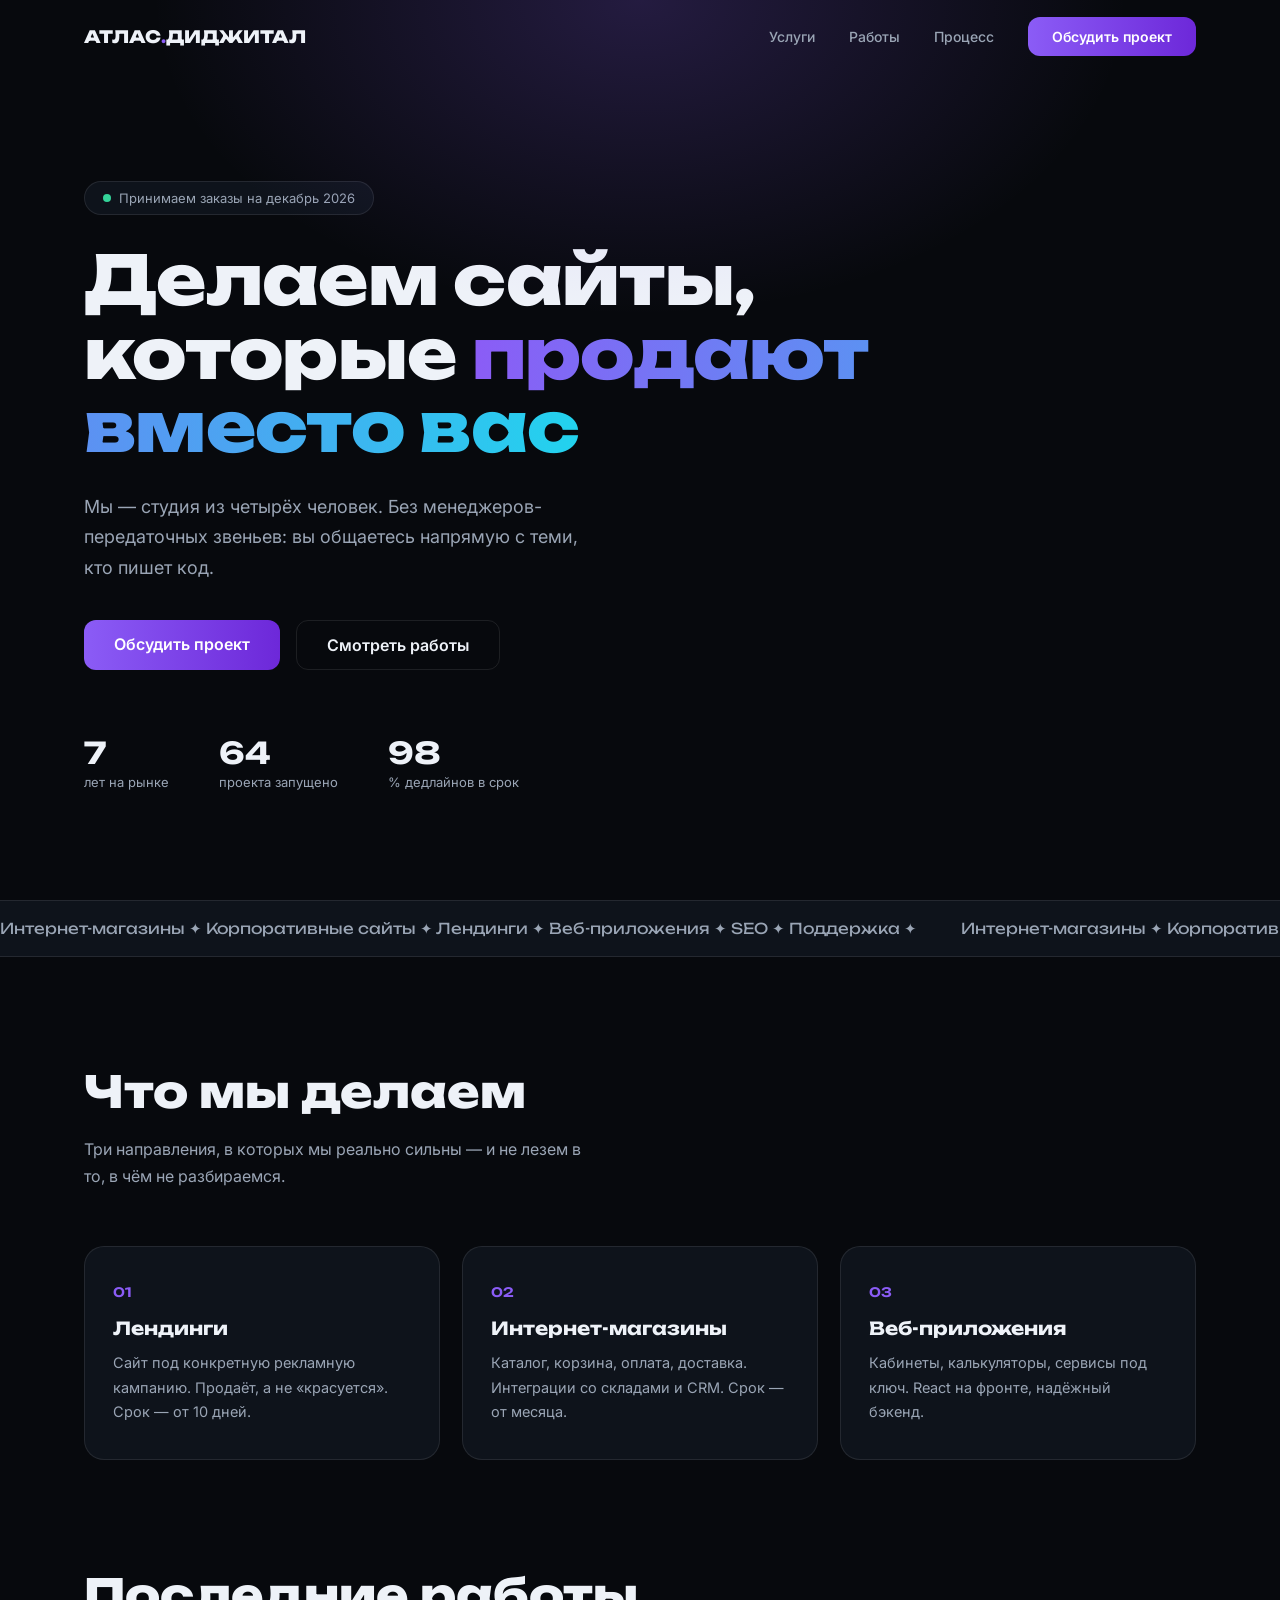
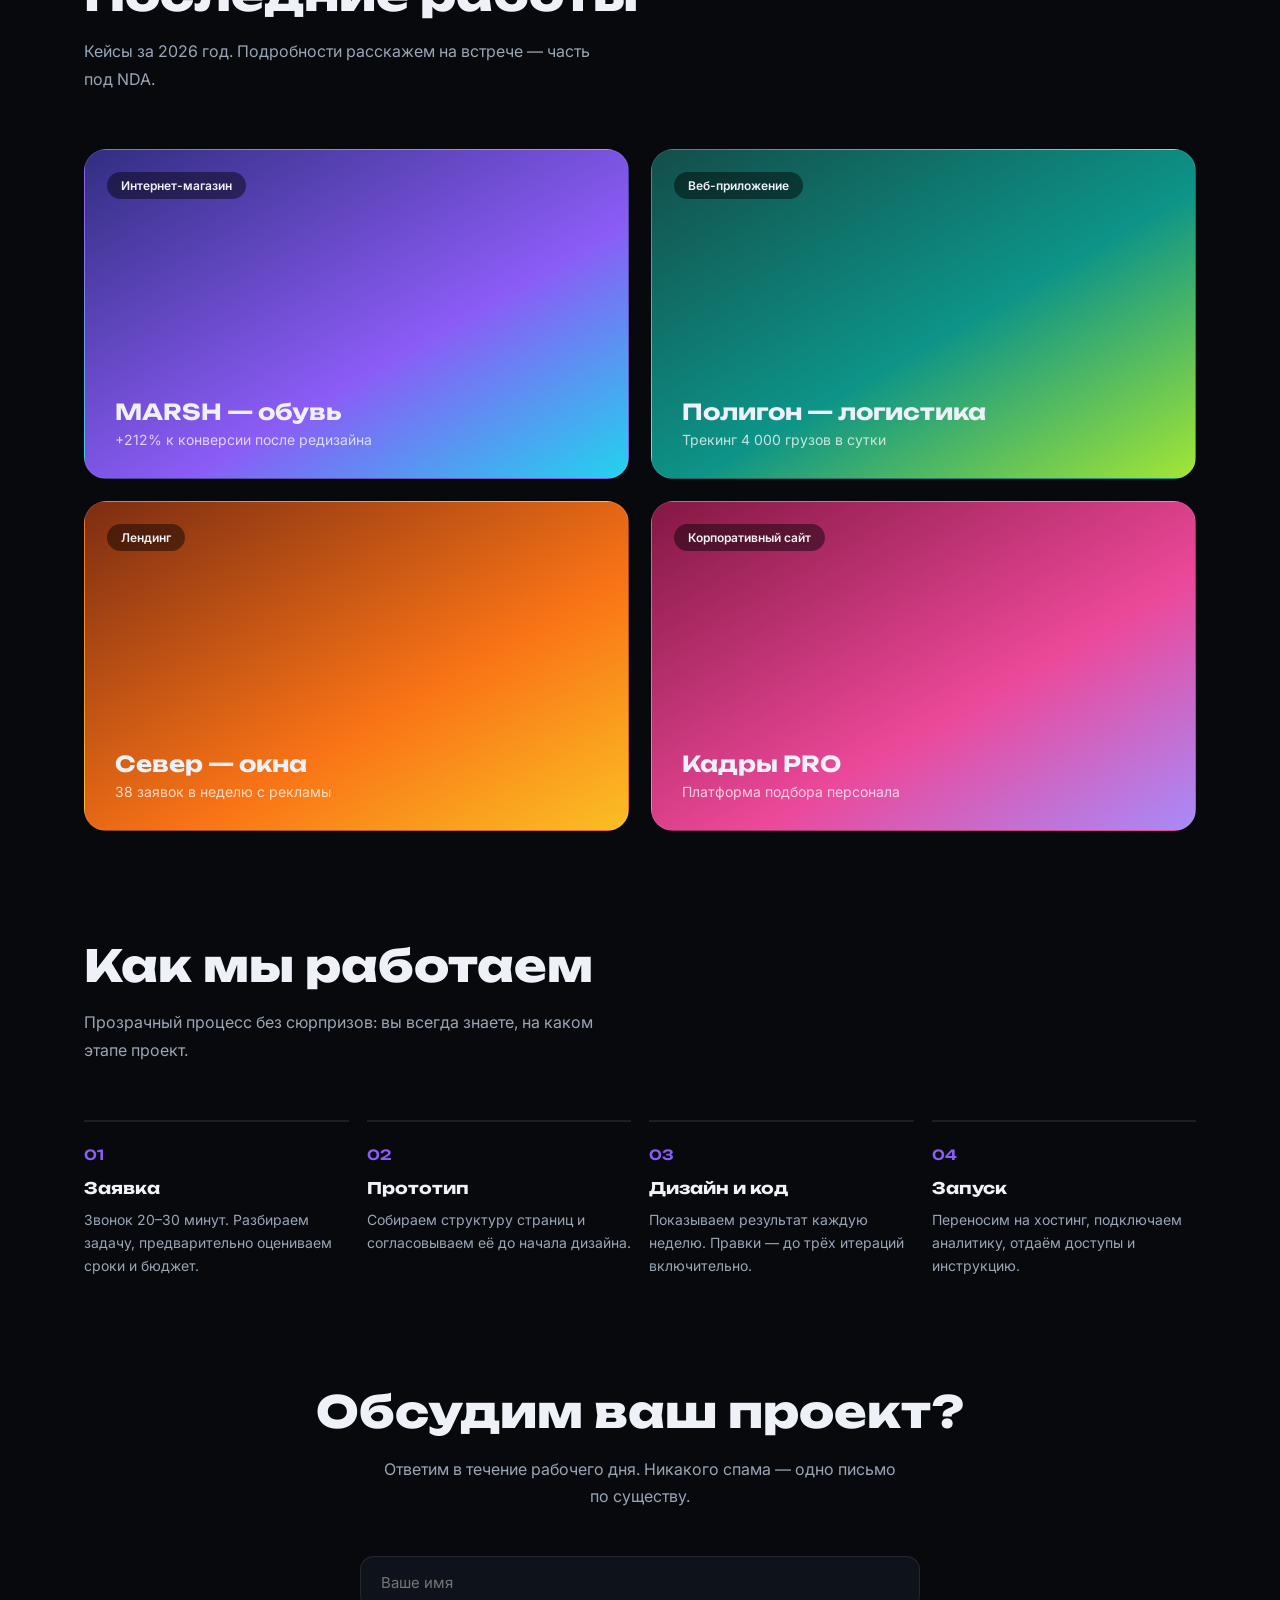
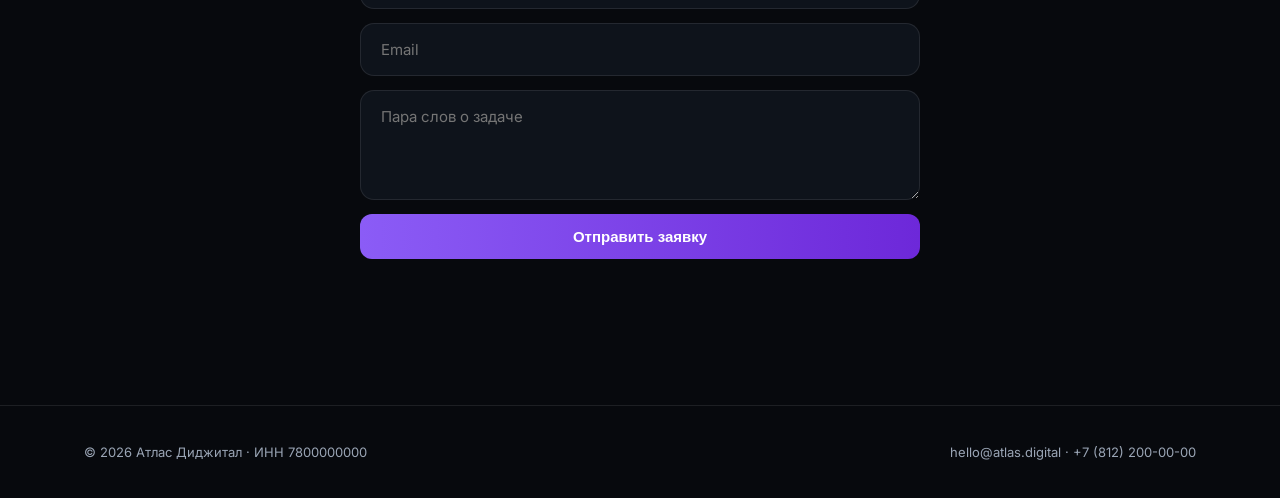
<file: KimiFreeWebSite/projects/landing.html>
<!DOCTYPE html>
<html lang="ru">
<head>
<meta charset="UTF-8">
<meta name="viewport" content="width=device-width, initial-scale=1.0">
<title>Атлас Диджитал — студия веб-разработки</title>
<link href="https://fonts.googleapis.com/css2?family=Unbounded:wght@400;600;800&family=Inter:wght@400;500;600&display=swap" rel="stylesheet">
<style>
:root{
  --bg:#07090d; --card:#0e131b; --line:rgba(255,255,255,.09);
  --txt:#eef2f8; --mut:#9aa5b5; --vio:#8b5cf6; --cy:#22d3ee;
}
*{margin:0;padding:0;box-sizing:border-box}
html{scroll-behavior:smooth}
body{font-family:'Inter',sans-serif;background:var(--bg);color:var(--txt);overflow-x:hidden}
h1,h2,.disp{font-family:'Unbounded',sans-serif}
.wrap{max-width:1160px;margin:0 auto;padding:0 24px}
.grad{background:linear-gradient(90deg,var(--vio),var(--cy));-webkit-background-clip:text;background-clip:text;color:transparent}

header{position:fixed;top:0;left:0;right:0;z-index:50;transition:.3s}
header.scrolled{background:rgba(7,9,13,.82);backdrop-filter:blur(14px);border-bottom:1px solid var(--line)}
.nav{display:flex;justify-content:space-between;align-items:center;height:72px}
.logo{font-family:'Unbounded';font-weight:800;font-size:17px;text-decoration:none;color:var(--txt)}
.logo b{color:var(--vio)}
nav a{color:var(--mut);text-decoration:none;margin-left:30px;font-size:14px;font-weight:500;transition:.2s}
nav a:hover{color:var(--txt)}
.cta{background:linear-gradient(90deg,var(--vio),#6d28d9);color:#fff;padding:11px 24px;border-radius:12px;font-weight:600;margin-left:30px;text-decoration:none;transition:.25s;display:inline-block}
.cta:hover{transform:translateY(-2px);box-shadow:0 10px 30px rgba(139,92,246,.4)}

.hero{min-height:100vh;display:flex;flex-direction:column;justify-content:center;position:relative;padding-top:72px}
.hero::before{content:'';position:absolute;inset:0;
  background:radial-gradient(ellipse 60% 50% at 50% 0%, rgba(139,92,246,.22), transparent 70%);pointer-events:none}
.hero .badge{display:inline-flex;gap:8px;align-items:center;border:1px solid var(--line);border-radius:99px;
  padding:8px 18px;font-size:13px;color:var(--mut);width:max-content;margin-bottom:28px;background:var(--card)}
.hero .badge i{width:8px;height:8px;border-radius:50%;background:#34d399;display:inline-block;animation:pl 1.6s infinite}
@keyframes pl{50%{opacity:.3}}
.hero h1{font-size:clamp(36px,6vw,68px);line-height:1.08;font-weight:800;letter-spacing:-.01em;max-width:820px}
.hero p{color:var(--mut);font-size:18px;max-width:520px;margin:28px 0 36px;line-height:1.7}
.hero-btns{display:flex;gap:16px;flex-wrap:wrap}
.btn-ghost{border:1px solid var(--line);color:var(--txt);padding:14px 30px;border-radius:12px;text-decoration:none;font-weight:600;transition:.25s;display:inline-block}
.btn-ghost:hover{border-color:var(--vio);background:rgba(139,92,246,.1)}
.btn-solid{background:linear-gradient(90deg,var(--vio),#6d28d9);color:#fff;padding:14px 30px;border-radius:12px;text-decoration:none;font-weight:600;transition:.25s;display:inline-block}
.btn-solid:hover{transform:translateY(-2px);box-shadow:0 12px 34px rgba(139,92,246,.4)}
.stats{display:flex;gap:50px;margin-top:64px;flex-wrap:wrap}
.stats b{font-family:'Unbounded';font-size:30px;display:block}
.stats span{color:var(--mut);font-size:13px}

.marq{overflow:hidden;border-top:1px solid var(--line);border-bottom:1px solid var(--line);padding:18px 0;background:var(--card)}
.marq div{display:flex;width:max-content;animation:mv 26s linear infinite}
.marq span{font-family:'Unbounded';font-size:15px;color:var(--mut);white-space:nowrap;padding-right:44px}
@keyframes mv{to{transform:translateX(-50%)}}

section{padding:110px 0}
.h2{font-size:clamp(28px,4vw,44px);font-weight:800;line-height:1.15;margin-bottom:18px}
.sub{color:var(--mut);max-width:520px;line-height:1.7;margin-bottom:56px}

.cards{display:grid;grid-template-columns:repeat(3,1fr);gap:22px}
.card{background:var(--card);border:1px solid var(--line);border-radius:20px;padding:34px 28px;transition:.3s;position:relative;overflow:hidden}
.card::before{content:'';position:absolute;top:0;left:0;right:0;height:2px;
  background:linear-gradient(90deg,var(--vio),var(--cy));opacity:0;transition:.3s}
.card:hover{transform:translateY(-6px);border-color:rgba(139,92,246,.4)}
.card:hover::before{opacity:1}
.card .num{font-family:'Unbounded';font-size:13px;color:var(--vio);font-weight:600}
.card h3{font-family:'Unbounded';font-size:18px;margin:16px 0 12px}
.card p{color:var(--mut);font-size:14.5px;line-height:1.7}

.works{display:grid;grid-template-columns:1fr 1fr;gap:22px}
.work{border-radius:22px;overflow:hidden;border:1px solid var(--line);min-height:330px;display:flex;flex-direction:column;justify-content:flex-end;padding:30px;position:relative;transition:.3s;cursor:pointer}
.work:hover{transform:translateY(-6px)}
.work .tag{position:absolute;top:22px;left:22px;background:rgba(0,0,0,.45);backdrop-filter:blur(8px);
  padding:6px 14px;border-radius:99px;font-size:12px;font-weight:600}
.work h3{font-family:'Unbounded';font-size:22px;margin-bottom:6px}
.work p{color:rgba(255,255,255,.75);font-size:14px}
.w1{background:linear-gradient(150deg,#312e81,#8b5cf6 60%,#22d3ee)}
.w2{background:linear-gradient(150deg,#134e4a,#0d9488 55%,#a3e635)}
.w3{background:linear-gradient(150deg,#7c2d12,#f97316 60%,#fbbf24)}
.w4{background:linear-gradient(150deg,#831843,#ec4899 60%,#a78bfa)}

.steps{display:grid;grid-template-columns:repeat(4,1fr);gap:18px;counter-reset:s}
.step{border-top:2px solid var(--line);padding-top:22px;transition:.3s}
.step:hover{border-top-color:var(--vio)}
.step::before{counter-increment:s;content:'0' counter(s);font-family:'Unbounded';color:var(--vio);font-weight:600;font-size:14px}
.step h4{font-family:'Unbounded';font-size:16px;margin:14px 0 10px}
.step p{color:var(--mut);font-size:14px;line-height:1.65}

.form{max-width:560px;margin:0 auto;display:grid;gap:14px}
.form input,.form textarea{background:var(--card);border:1px solid var(--line);border-radius:14px;
  padding:16px 20px;color:var(--txt);font-family:inherit;font-size:15px;outline:none;transition:.2s;resize:vertical}
.form input:focus,.form textarea:focus{border-color:var(--vio);box-shadow:0 0 0 4px rgba(139,92,246,.12)}
#status{text-align:center;color:#34d399;font-weight:600;min-height:22px}

footer{border-top:1px solid var(--line);padding:38px 0;color:var(--mut);font-size:13px}
.foot{display:flex;justify-content:space-between;flex-wrap:wrap;gap:14px}

@media(max-width:860px){.cards,.works{grid-template-columns:1fr}.steps{grid-template-columns:1fr 1fr}nav a.navlink{display:none}}
</style>
<base target="_blank">
</head>
<body>

<header id="header">
  <div class="wrap nav">
    <a class="logo" href="#">АТЛАС<b>.</b>ДИДЖИТАЛ</a>
    <nav>
      <a class="navlink" href="#services">Услуги</a>
      <a class="navlink" href="#works">Работы</a>
      <a class="navlink" href="#process">Процесс</a>
      <a class="cta" href="#order">Обсудить проект</a>
    </nav>
  </div>
</header>

<div class="hero wrap">
  <span class="badge"><i></i> Принимаем заказы на декабрь 2026</span>
  <h1>Делаем сайты, которые <span class="grad">продают вместо вас</span></h1>
  <p>Мы — студия из четырёх человек. Без менеджеров-передаточных звеньев: вы общаетесь напрямую с теми, кто пишет код.</p>
  <div class="hero-btns">
    <a class="btn-solid" href="#order">Обсудить проект</a>
    <a class="btn-ghost" href="#works">Смотреть работы</a>
  </div>
  <div class="stats">
    <div><b data-n="7">0</b><span>лет на рынке</span></div>
    <div><b data-n="64">0</b><span>проекта запущено</span></div>
    <div><b data-n="98">0</b><span>% дедлайнов в срок</span></div>
  </div>
</div>

<div class="marq"><div>
  <span>Интернет-магазины ✦ Корпоративные сайты ✦ Лендинги ✦ Веб-приложения ✦ SEO ✦ Поддержка ✦ </span>
  <span>Интернет-магазины ✦ Корпоративные сайты ✦ Лендинги ✦ Веб-приложения ✦ SEO ✦ Поддержка ✦ </span>
</div></div>

<section id="services"><div class="wrap">
  <h2 class="h2">Что мы делаем</h2>
  <p class="sub">Три направления, в которых мы реально сильны — и не лезем в то, в чём не разбираемся.</p>
  <div class="cards">
    <div class="card"><span class="num">01</span><h3>Лендинги</h3><p>Сайт под конкретную рекламную кампанию. Продаёт, а не «красуется». Срок — от 10 дней.</p></div>
    <div class="card"><span class="num">02</span><h3>Интернет-магазины</h3><p>Каталог, корзина, оплата, доставка. Интеграции со складами и CRM. Срок — от месяца.</p></div>
    <div class="card"><span class="num">03</span><h3>Веб-приложения</h3><p>Кабинеты, калькуляторы, сервисы под ключ. React на фронте, надёжный бэкенд.</p></div>
  </div>
</div></section>

<section id="works" style="padding-top:0"><div class="wrap">
  <h2 class="h2">Последние работы</h2>
  <p class="sub">Кейсы за 2026 год. Подробности расскажем на встрече — часть под NDA.</p>
  <div class="works">
    <div class="work w1"><span class="tag">Интернет-магазин</span><h3>MARSH — обувь</h3><p>+212% к конверсии после редизайна</p></div>
    <div class="work w2"><span class="tag">Веб-приложение</span><h3>Полигон — логистика</h3><p>Трекинг 4 000 грузов в сутки</p></div>
    <div class="work w3"><span class="tag">Лендинг</span><h3>Север — окна</h3><p>38 заявок в неделю с рекламы</p></div>
    <div class="work w4"><span class="tag">Корпоративный сайт</span><h3>Кадры PRO</h3><p>Платформа подбора персонала</p></div>
  </div>
</div></section>

<section id="process" style="padding-top:0"><div class="wrap">
  <h2 class="h2">Как мы работаем</h2>
  <p class="sub">Прозрачный процесс без сюрпризов: вы всегда знаете, на каком этапе проект.</p>
  <div class="steps">
    <div class="step"><h4>Заявка</h4><p>Звонок 20–30 минут. Разбираем задачу, предварительно оцениваем сроки и бюджет.</p></div>
    <div class="step"><h4>Прототип</h4><p>Собираем структуру страниц и согласовываем её до начала дизайна.</p></div>
    <div class="step"><h4>Дизайн и код</h4><p>Показываем результат каждую неделю. Правки — до трёх итераций включительно.</p></div>
    <div class="step"><h4>Запуск</h4><p>Переносим на хостинг, подключаем аналитику, отдаём доступы и инструкцию.</p></div>
  </div>
</div></section>

<section id="order" style="padding-top:0"><div class="wrap">
  <h2 class="h2" style="text-align:center">Обсудим ваш проект?</h2>
  <p class="sub" style="text-align:center;margin:14px auto 46px">Ответим в течение рабочего дня. Никакого спама — одно письмо по существу.</p>
  <form class="form" id="form">
    <input required placeholder="Ваше имя">
    <input required type="email" placeholder="Email">
    <textarea rows="4" required placeholder="Пара слов о задаче"></textarea>
    <button class="btn-solid" type="submit" style="border:none;cursor:pointer;font-size:15px">Отправить заявку</button>
    <p id="status"></p>
  </form>
</div></section>

<footer><div class="wrap foot">
  <span>© 2026 Атлас Диджитал · ИНН 7800000000</span>
  <span>hello@atlas.digital · +7 (812) 200-00-00</span>
</div></footer>

<script>
const header = document.getElementById('header');
addEventListener('scroll', () => header.classList.toggle('scrolled', scrollY > 30));

// Анимированные счётчики
const nums = document.querySelectorAll('[data-n]');
const io = new IntersectionObserver(es => es.forEach(e => {
  if(!e.isIntersecting) return;
  const el = e.target, target = +el.dataset.n; let cur = 0;
  const step = Math.max(1, Math.round(target / 60));
  const t = setInterval(() => { cur += step; if(cur >= target){cur = target; clearInterval(t);} el.textContent = cur; }, 25);
  io.unobserve(el);
}), {threshold:.6});
nums.forEach(n => io.observe(n));

// Появление блоков
const ro = new IntersectionObserver(es => es.forEach(e => {
  if(e.isIntersecting){ e.target.style.opacity = 1; e.target.style.transform = 'none'; ro.unobserve(e.target); }
}), {threshold:.12});
document.querySelectorAll('.card,.work,.step').forEach(el => {
  el.style.cssText += 'opacity:0;transform:translateY(30px);transition:opacity .7s ease,transform .7s ease';
  ro.observe(el);
});

// Форма
document.getElementById('form').addEventListener('submit', e => {
  e.preventDefault();
  document.getElementById('status').textContent = '✓ Заявка отправлена. Мы напишем вам завтра.';
  e.target.reset();
});
</script>
</body>
</html>
</file>
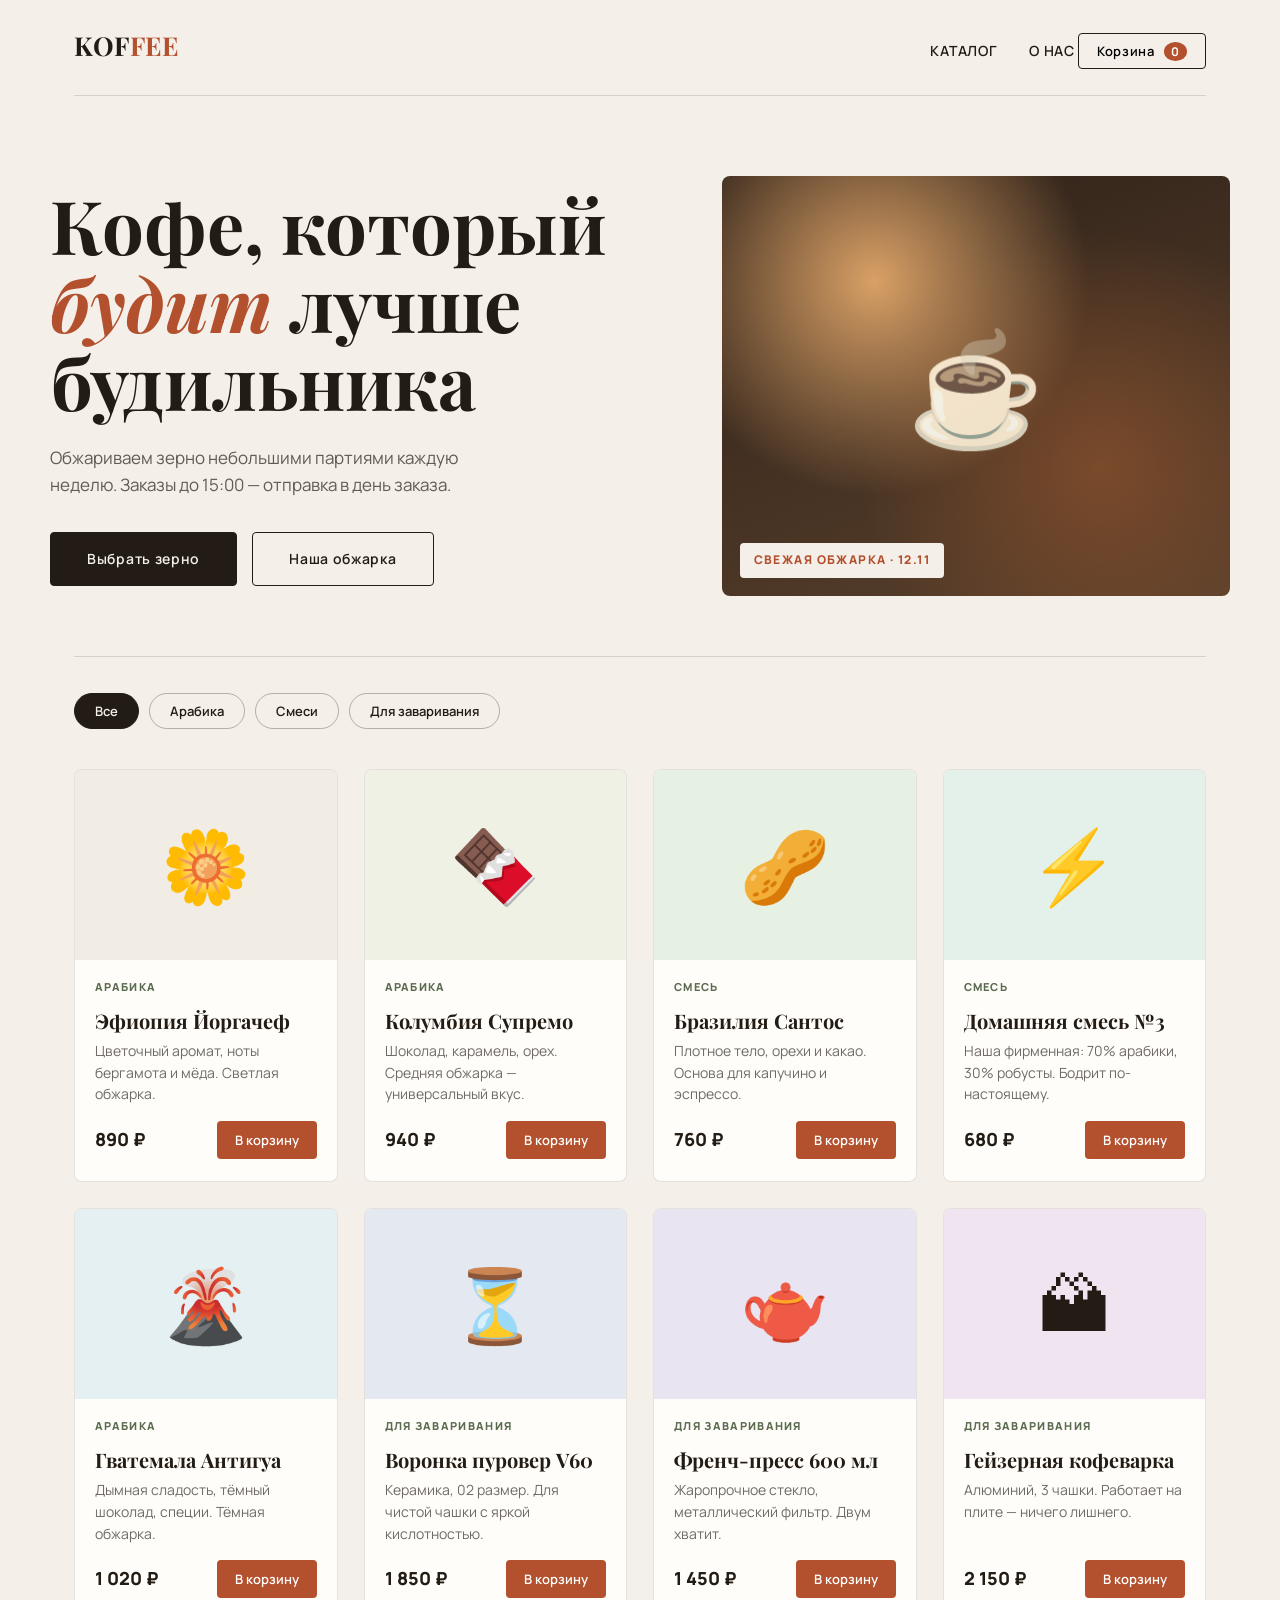
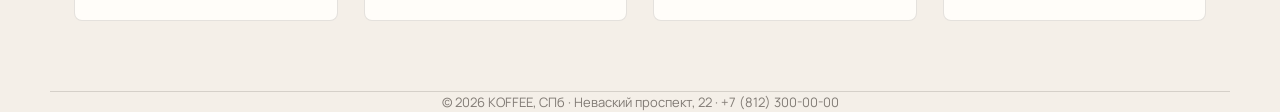
<file: KimiFreeWebSite/projects/magazin.html>
<!DOCTYPE html>
<html lang="ru">
<head>
<meta charset="UTF-8">
<meta name="viewport" content="width=device-width, initial-scale=1.0">
<title>KOFFEE — зерно, которое будит</title>
<link href="https://fonts.googleapis.com/css2?family=Playfair+Display:ital,wght@0,500;0,700;1,500&family=Manrope:wght@400;600;800&display=swap" rel="stylesheet">
<style>
:root {
    --paper:#f4efe8; --ink:#221c15; --rust:#b3502e; --moss:#5a6b4f;
    --radius:4px;
}
*{margin:0;padding:0;box-sizing:border-box}
body{font-family:'Manrope',sans-serif;background:var(--paper);color:var(--ink);line-height:1.55}
.serif{font-family:'Playfair Display',serif}
.wrap{max-width:1180px;margin:0 auto;padding:0 24px}

/* шапка */
header{padding:26px 0;display:flex;justify-content:space-between;align-items:baseline;border-bottom:1px solid rgba(34,28,21,.15)}
.logo{font-family:'Playfair Display',serif;font-size:26px;font-weight:700;letter-spacing:.5px}
.logo em{color:var(--rust);font-style:normal}
nav a{color:var(--ink);text-decoration:none;margin-left:28px;font-size:14px;font-weight:600;letter-spacing:.06em;text-transform:uppercase}
nav a:hover{color:var(--rust)}
.cart-btn{position:relative;background:none;border:1.5px solid var(--ink);padding:8px 18px;border-radius:var(--radius);font-family:inherit;font-weight:600;cursor:pointer;font-size:13px;letter-spacing:.05em}
.cart-btn b{background:var(--rust);color:#fff;border-radius:50%;padding:1px 7px;margin-left:6px;font-size:12px}

/* hero */
.hero{display:grid;grid-template-columns:1.1fr .9fr;gap:50px;padding:80px 0 60px;align-items:center}
.hero h1{font-family:'Playfair Display',serif;font-size:clamp(42px,6vw,74px);line-height:1.05;font-weight:700}
.hero h1 em{color:var(--rust)}
.hero p{max-width:420px;margin:26px 0 34px;color:rgba(34,28,21,.7);font-size:17px}
.btn{display:inline-block;background:var(--ink);color:var(--paper);padding:15px 36px;border-radius:var(--radius);text-decoration:none;font-weight:600;font-size:14px;letter-spacing:.05em;transition:.25s;border:1.5px solid var(--ink)}
.btn:hover{background:var(--rust);border-color:var(--rust)}
.btn-ghost{background:transparent;color:var(--ink);margin-left:12px}
.btn-ghost:hover{background:var(--ink);color:var(--paper)}
.hero-art{height:420px;border-radius:8px;background:
  radial-gradient(circle at 30% 25%, #d9a066 0%, transparent 45%),
  radial-gradient(circle at 75% 70%, #7a4a2b 0%, transparent 50%),
  linear-gradient(160deg,#2e2118,#59402c);
  position:relative;overflow:hidden}
.hero-art::after{content:'☕';position:absolute;inset:0;display:flex;align-items:center;justify-content:center;font-size:110px;filter:grayscale(.2) sepia(.4) opacity(.9)}
.stamp{position:absolute;bottom:18px;left:18px;background:var(--paper);padding:8px 14px;border-radius:var(--radius);font-size:12px;font-weight:800;letter-spacing:.12em;text-transform:uppercase;color:var(--rust)}

/* фильтры */
.filters{display:flex;gap:10px;flex-wrap:wrap;padding:36px 0 10px;border-top:1px solid rgba(34,28,21,.15)}
.chip{background:none;border:1.5px solid rgba(34,28,21,.3);padding:8px 20px;border-radius:40px;font-family:inherit;font-size:13px;font-weight:600;cursor:pointer;transition:.2s;color:var(--ink)}
.chip.on,.chip:hover{background:var(--ink);color:var(--paper);border-color:var(--ink)}

/* товары */
.grid{display:grid;grid-template-columns:repeat(auto-fill,minmax(255px,1fr));gap:26px;padding:30px 0 70px}
.card{background:#fffdf9;border:1px solid rgba(34,28,21,.12);border-radius:8px;overflow:hidden;transition:.3s;display:flex;flex-direction:column}
.card:hover{transform:translateY(-6px);box-shadow:0 18px 40px rgba(34,28,21,.14)}
.card .ph{height:190px;display:flex;align-items:center;justify-content:center;font-size:72px}
.card .body{padding:18px 20px 22px;display:flex;flex-direction:column;flex:1}
.card h3{font-family:'Playfair Display',serif;font-size:20px;margin-bottom:4px}
.card .tag{font-size:11px;letter-spacing:.12em;text-transform:uppercase;color:var(--moss);font-weight:800;margin-bottom:10px}
.card p{font-size:14px;color:rgba(34,28,21,.65);flex:1}
.row{display:flex;justify-content:space-between;align-items:center;margin-top:16px}
.price{font-weight:800;font-size:18px}
.add{background:var(--rust);color:#fff;border:none;padding:10px 18px;border-radius:var(--radius);font-family:inherit;font-weight:600;font-size:13px;cursor:pointer;transition:.2s}
.add:hover{background:var(--ink)}
.added{background:var(--moss)!important}

/* корзина-панель */
.drawer{position:fixed;top:0;right:-400px;width:min(400px,92vw);height:100vh;background:#fffdf9;border-left:1px solid rgba(34,28,21,.15);padding:28px;transition:right .35s cubic-bezier(.7,0,.3,1);z-index:50;display:flex;flex-direction:column}
.drawer.open{right:0}
.drawer h2{font-family:'Playfair Display',serif;font-size:24px;margin-bottom:20px}
.cart-item{display:flex;justify-content:space-between;align-items:center;padding:12px 0;border-bottom:1px dashed rgba(34,28,21,.2);font-size:14px}
.cart-item button{background:none;border:none;font-size:18px;cursor:pointer;color:var(--rust)}
.total{margin-top:auto;padding-top:18px;border-top:2px solid var(--ink);display:flex;justify-content:space-between;font-weight:800;font-size:18px}
.checkout{width:100%;margin-top:16px;background:var(--ink);color:#fff;border:none;padding:16px;border-radius:var(--radius);font-family:inherit;font-weight:700;font-size:14px;letter-spacing:.05em;cursor:pointer}
.checkout:hover{background:var(--rust)}
.empty{color:rgba(34,28,21,.5);text-align:center;padding:40px 0;font-size:14px}
.overlay{position:fixed;inset:0;background:rgba(34,28,21,.4);opacity:0;pointer-events:none;transition:.3s;z-index:40}
.overlay.on{opacity:1;pointer-events:all}
footer{padding:34px 0;text-align:center;font-size:13px;color:rgba(34,28,21,.55);border-top:1px solid rgba(34,28,21,.15)}

@media(max-width:820px){.hero{grid-template-columns:1fr}.hero-art{height:280px}nav a{margin-left:14px;font-size:12px}}
</style>
<base target="_blank">
</head>
<body>
<div class="wrap">
<header>
    <div class="logo">KOF<em>FEE</em></div>
    <nav>
        <a href="#catalog">Каталог</a>
        <a href="#about">О нас</a>
        <button class="cart-btn" id="cart-open">Корзина <b id="cart-count">0</b></button>
    </nav>
</header>
</div>

<section class="hero wrap">
    <div>
        <h1>Кофе, который <em>будит</em> лучше будильника</h1>
        <p>Обжариваем зерно небольшими партиями каждую неделю. Заказы до 15:00 — отправка в день заказа.</p>
        <a href="#catalog" class="btn">Выбрать зерно</a>
        <a href="#about" class="btn btn-ghost">Наша обжарка</a>
    </div>
    <div class="hero-art"><span class="stamp">Свежая обжарка · 12.11</span></div>
</section>

<div class="wrap">
    <div class="filters" id="filters">
        <button class="chip on" data-f="all">Все</button>
        <button class="chip" data-f="arabica">Арабика</button>
        <button class="chip" data-f="blend">Смеси</button>
        <button class="chip" data-f="gear">Для заваривания</button>
    </div>
    <div class="grid" id="catalog"></div>
</div>

<div class="overlay" id="overlay"></div>
<aside class="drawer" id="drawer">
    <h2>Корзина</h2>
    <div id="cart-list"></div>
    <div class="total"><span>Итого</span><span id="cart-total">0 ₽</span></div>
    <button class="checkout" onclick="alert('Спасибо за заказ! (это демо)')">Оформить заказ</button>
</aside>

<footer class="wrap">© 2026 KOFFEE, СПб · Неваский проспект, 22 · +7 (812) 300-00-00</footer>

<script>
const GOODS = [
 {id:1,name:'Эфиопия Йоргачеф',tag:'arabica',tagName:'Арабика',desc:'Цветочный аромат, ноты бергамота и мёда. Светлая обжарка.',price:890,icon:'🌼'},
 {id:2,name:'Колумбия Супремо',tag:'arabica',tagName:'Арабика',desc:'Шоколад, карамель, орех. Средняя обжарка — универсальный вкус.',price:940,icon:'🍫'},
 {id:3,name:'Бразилия Сантос',tag:'blend',tagName:'Смесь',desc:'Плотное тело, орехи и какао. Основа для капучино и эспрессо.',price:760,icon:'🥜'},
 {id:4,name:'Домашняя смесь №3',tag:'blend',tagName:'Смесь',desc:'Наша фирменная: 70% арабики, 30% робусты. Бодрит по-настоящему.',price:680,icon:'⚡'},
 {id:5,name:'Гватемала Антигуа',tag:'arabica',tagName:'Арабика',desc:'Дымная сладость, тёмный шоколад, специи. Тёмная обжарка.',price:1020,icon:'🌋'},
 {id:6,name:'Воронка пуровер V60',tag:'gear',tagName:'Для заваривания',desc:'Керамика, 02 размер. Для чистой чашки с яркой кислотностью.',price:1850,icon:'⏳'},
 {id:7,name:'Френч-пресс 600 мл',tag:'gear',tagName:'Для заваривания',desc:'Жаропрочное стекло, металлический фильтр. Двум хватит.',price:1450,icon:'🫖'},
 {id:8,name:'Гейзерная кофеварка',tag:'gear',tagName:'Для заваривания',desc:'Алюминий, 3 чашки. Работает на плите — ничего лишнего.',price:2150,icon:'🏔'},
];
const fmt = n => n.toLocaleString('ru-RU') + ' ₽';
const grid = document.getElementById('catalog');
let cart = [];

function render(list){
  grid.innerHTML = list.map(g => `
    <div class="card">
      <div class="ph" style="background:hsl(${g.id*37%360},30%,92%)">${g.icon}</div>
      <div class="body">
        <div class="tag">${g.tagName}</div>
        <h3>${g.name}</h3>
        <p>${g.desc}</p>
        <div class="row"><span class="price">${fmt(g.price)}</span>
        <button class="add" data-id="${g.id}">В корзину</button></div>
      </div>
    </div>`).join('');
  grid.querySelectorAll('.add').forEach(b => b.onclick = () => addToCart(+b.dataset.id, b));
}
render(GOODS);

document.getElementById('filters').onclick = e => {
  const b = e.target.closest('.chip'); if(!b) return;
  document.querySelectorAll('.chip').forEach(c => c.classList.remove('on'));
  b.classList.add('on');
  render(b.dataset.f === 'all' ? GOODS : GOODS.filter(g => g.tag === b.dataset.f));
};

function addToCart(id, btn){
  const item = cart.find(i => i.id === id);
  item ? item.qty++ : cart.push({id, qty:1});
  if(btn){ btn.textContent='Добавлено ✓'; btn.classList.add('added');
    setTimeout(()=>{btn.textContent='В корзину';btn.classList.remove('added')}, 900); }
  renderCart();
}
function renderCart(){
  const list = document.getElementById('cart-list');
  const count = cart.reduce((s,i)=>s+i.qty,0);
  document.getElementById('cart-count').textContent = count;
  if(!cart.length){ list.innerHTML = '<div class="empty">Пока пусто. Загляните в каталог — там хорошо.</div>';
    document.getElementById('cart-total').textContent = fmt(0); return; }
  list.innerHTML = cart.map(i => { const g = GOODS.find(x=>x.id===i.id); return `
    <div class="cart-item"><span>${g.name} × ${i.qty}</span>
    <span>${fmt(g.price*i.qty)} <button onclick="rm(${i.id})">×</button></span></div>`; }).join('');
  document.getElementById('cart-total').textContent =
    fmt(cart.reduce((s,i)=> s + GOODS.find(g=>g.id===i.id).price*i.qty, 0));
}
function rm(id){ cart = cart.filter(i=>i.id!==id); renderCart(); }
const drawer = document.getElementById('drawer'), overlay = document.getElementById('overlay');
document.getElementById('cart-open').onclick = () => { drawer.classList.add('open'); overlay.classList.add('on'); };
overlay.onclick = () => { drawer.classList.remove('open'); overlay.classList.remove('on'); };
renderCart();
</script>
</body>
</html>
</file>
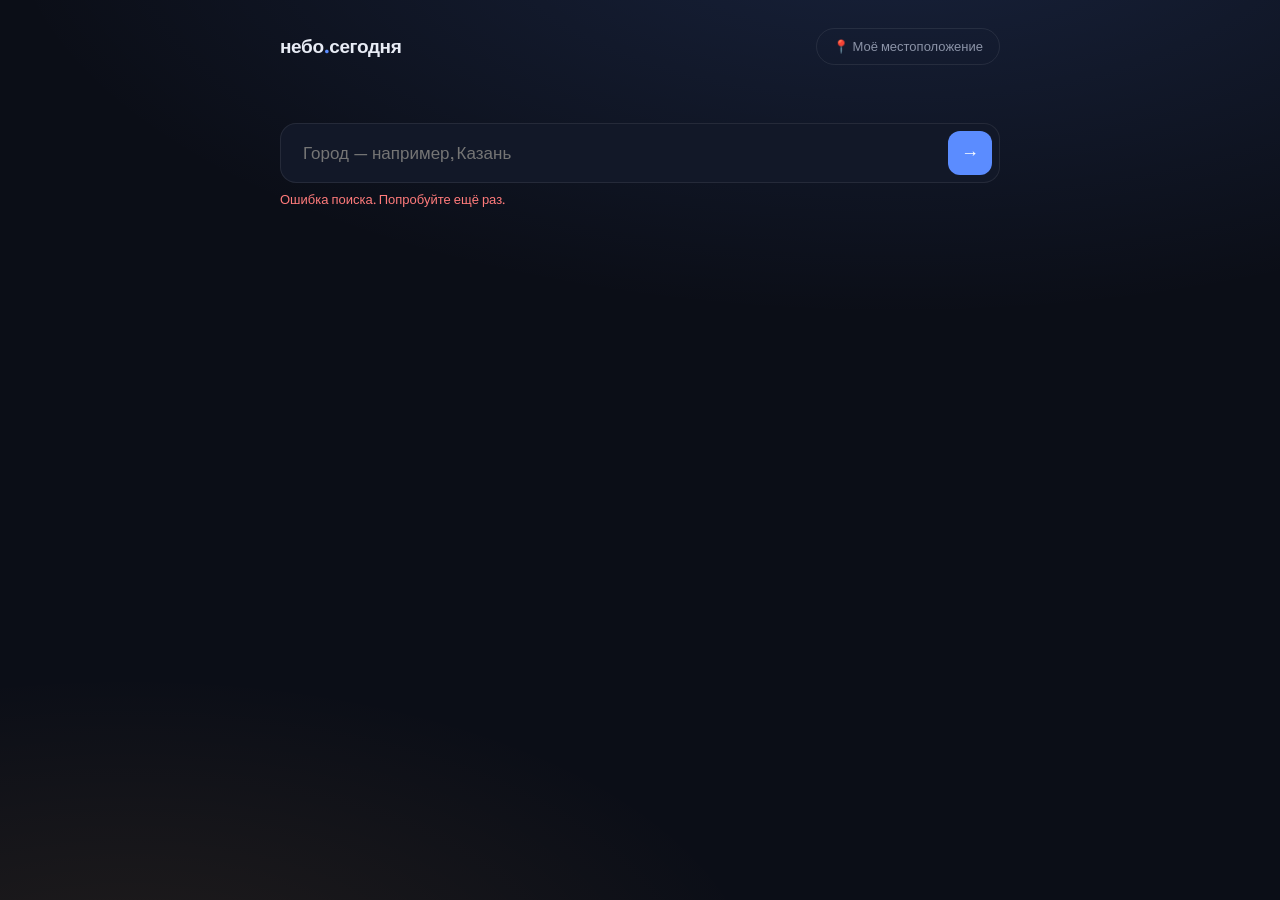
<file: KimiFreeWebSite/projects/pogoda.html>
<!DOCTYPE html>
<html lang="ru">
<head>
<meta charset="UTF-8">
<meta name="viewport" content="width=device-width, initial-scale=1.0">
<title>небо · погода без лишнего</title>
<link href="https://fonts.googleapis.com/css2?family=Space+Grotesk:wght@400;500;700&display=swap" rel="stylesheet">
<style>
:root{
  --bg:#0b0e17; --card:#121828; --line:rgba(255,255,255,.08);
  --txt:#e8ecf5; --mut:#8b93a7; --acc:#5b8cff; --warm:#ffb454;
}
*{margin:0;padding:0;box-sizing:border-box}
body{font-family:'Space Grotesk',sans-serif;background:var(--bg);color:var(--txt);min-height:100vh;
  background-image:radial-gradient(ellipse 70% 45% at 70% -10%, rgba(91,140,255,.16), transparent),
                   radial-gradient(ellipse 50% 35% at 10% 110%, rgba(255,180,84,.09), transparent)}
.wrap{max-width:760px;margin:0 auto;padding:0 20px}
.top{display:flex;justify-content:space-between;align-items:center;padding:28px 0}
.brand{font-weight:700;font-size:19px;letter-spacing:-.02em}
.brand span{color:var(--acc)}
.loc-btn{background:none;border:1px solid var(--line);color:var(--mut);padding:9px 16px;border-radius:99px;
  font-family:inherit;font-size:13px;cursor:pointer;transition:.2s}
.loc-btn:hover{border-color:var(--acc);color:var(--txt)}

.search{margin:30px 0 8px;position:relative}
.search input{width:100%;background:var(--card);border:1px solid var(--line);border-radius:16px;
  padding:18px 52px 18px 22px;color:var(--txt);font-family:inherit;font-size:17px;outline:none;transition:.2s}
.search input:focus{border-color:var(--acc);box-shadow:0 0 0 4px rgba(91,140,255,.12)}
.search button{position:absolute;right:8px;top:8px;bottom:8px;width:44px;border:none;border-radius:12px;
  background:var(--acc);color:#fff;font-size:18px;cursor:pointer}
.hint{color:var(--mut);font-size:13px;margin-bottom:26px}
.hint.err{color:#ff7b7b}

.now{background:linear-gradient(160deg,var(--card),#0e1424);border:1px solid var(--line);
  border-radius:24px;padding:38px 34px;display:flex;justify-content:space-between;align-items:center;gap:20px}
.city{font-size:15px;color:var(--mut);margin-bottom:6px}
.city b{color:var(--txt);font-size:17px}
.big{font-size:88px;font-weight:700;line-height:1;letter-spacing:-.04em}
.big sup{font-size:34px;color:var(--mut);font-weight:500}
.cond{font-size:16px;color:var(--mut);margin-top:10px}
.icon{font-size:86px;filter:drop-shadow(0 8px 24px rgba(91,140,255,.35))}

.chips{display:flex;gap:12px;margin:22px 0;overflow-x:auto;padding-bottom:4px;scrollbar-width:none}
.chips::-webkit-scrollbar{display:none}
.hour{min-width:86px;background:var(--card);border:1px solid var(--line);border-radius:16px;
  padding:16px 10px;text-align:center;flex-shrink:0}
.hour .t{font-size:12px;color:var(--mut);margin-bottom:8px}
.hour .i{font-size:26px;margin-bottom:6px}
.hour .v{font-weight:700;font-size:15px}

.days{display:grid;grid-template-columns:repeat(auto-fit,minmax(100px,1fr));gap:12px}
.day{background:var(--card);border:1px solid var(--line);border-radius:16px;padding:18px 8px;text-align:center}
.day .d{font-size:12px;color:var(--mut);text-transform:capitalize;margin-bottom:10px}
.day .i{font-size:30px;margin-bottom:8px}
.day .hi{font-weight:700}
.day .lo{color:var(--mut);font-size:13px}

.extra{display:grid;grid-template-columns:repeat(3,1fr);gap:12px;margin:22px 0 60px}
.stat{background:var(--card);border:1px solid var(--line);border-radius:16px;padding:18px}
.stat .l{font-size:12px;color:var(--mut);text-transform:uppercase;letter-spacing:.08em}
.stat .v{font-size:22px;font-weight:700;margin-top:6px}
.stat .v small{font-size:13px;color:var(--mut);font-weight:400}

.skel{border-radius:24px;height:200px;background:linear-gradient(90deg,var(--card) 25%,#1a2338 50%,var(--card) 75%);
  background-size:200% 100%;animation:sh 1.2s infinite;margin:22px 0}
@keyframes sh{to{background-position:-200% 0}}

@media(max-width:560px){.now{flex-direction:column;text-align:center}.big{font-size:72px}.extra{grid-template-columns:1fr 1fr}}
</style>
<base target="_blank">
</head>
<body>
<div class="wrap">
  <div class="top">
    <div class="brand">небо<span>.</span>сегодня</div>
    <button class="loc-btn" id="geo">📍 Моё местоположение</button>
  </div>

  <div class="search">
    <input id="q" placeholder="Город — например, Казань" autocomplete="off">
    <button id="go">→</button>
  </div>
  <div class="hint" id="hint">Данные — Open-Meteo, геокодинг — OpenStreetMap. Без ключей и регистрации.</div>

  <div id="app"></div>
</div>

<script>
const app = document.getElementById('app');
const hint = document.getElementById('hint');
const WMO = {0:['☀️','Ясно'],1:['🌤','Преимущественно ясно'],2:['⛅','Переменная облачность'],3:['☁️','Пасмурно'],
 45:['🌫','Туман'],48:['🌫','Изморозь'],51:['🌦','Морось'],53:['🌦','Морось'],55:['🌦','Сильная морось'],
 61:['🌧','Небольшой дождь'],63:['🌧','Дождь'],65:['🌧','Сильный дождь'],66:['🌧','Ледяной дождь'],67:['🌧','Ледяной дождь'],
 71:['🌨','Небольшой снег'],73:['🌨','Снег'],75:['❄️','Сильный снег'],77:['❄️','Снежная крупа'],
 80:['🌦','Ливень'],81:['🌧','Ливень'],82:['⛈','Сильный ливень'],85:['🌨','Снегопад'],86:['🌨','Снегопад'],
 95:['⛈','Гроза'],96:['⛈','Гроза с градом'],99:['⛈','Сильная гроза']};
const icon = c => WMO[c]?.[0] || '🌡';
const text = c => WMO[c]?.[1] || '—';
const DOW = ['вс','пн','вт','ср','чт','пт','сб'];

function skeleton(){ app.innerHTML = '<div class="skel"></div><div class="skel" style="height:120px"></div>'; }
function fail(msg){ hint.classList.add('err'); hint.textContent = msg; app.innerHTML=''; }

async function load(lat, lon, name){
  skeleton(); hint.classList.remove('err');
  try{
    const u = `https://api.open-meteo.com/v1/forecast?latitude=${lat}&longitude=${lon}` +
      `&current=temperature_2m,relative_humidity_2m,apparent_temperature,wind_speed_10m,weather_code,pressure_msl` +
      `&hourly=temperature_2m,weather_code&daily=weather_code,temperature_2m_max,temperature_2m_min&timezone=auto&forecast_days=7`;
    const r = await fetch(u); if(!r.ok) throw 0;
    const d = await r.json();
    render(d, name);
    hint.textContent = name + ' · обновлено только что · данные Open-Meteo';
  }catch{ fail('Не удалось загрузить данные. Проверьте интернет и попробуйте снова.'); }
}

function render(d, name){
  const c = d.current;
  const hours = d.hourly.time.slice(0,24).map((t,i)=>({t:+t.slice(11,13), v:Math.round(d.hourly.temperature_2m[i]), i:d.hourly.weather_code[i]}));
  app.innerHTML = `
  <div class="now">
    <div>
      <div class="city">сейчас в <b>${name}</b></div>
      <div class="big">${Math.round(c.temperature_2m)}<sup>°C</sup></div>
      <div class="cond">${text(c.weather_code)} · ощущается ${Math.round(c.apparent_temperature)}°</div>
    </div>
    <div class="icon">${icon(c.weather_code)}</div>
  </div>
  <div class="chips">${hours.slice(new Date().getHours(), new Date().getHours()+12).map(h=>`
    <div class="hour"><div class="t">${String(h.t).padStart(2,'0')}:00</div><div class="i">${icon(h.i)}</div><div class="v">${h.v}°</div></div>`).join('')}
  </div>
  <div class="days">${d.daily.time.slice(0,7).map((t,i)=>{const dt=new Date(t); return `
    <div class="day"><div class="d">${DOW[dt.getDay()]} ${dt.getDate()}</div><div class="i">${icon(d.daily.weather_code[i])}</div>
    <div class="hi">${Math.round(d.daily.temperature_2m_max[i])}°</div><div class="lo">${Math.round(d.daily.temperature_2m_min[i])}°</div></div>`;}).join('')}
  </div>
  <div class="extra">
    <div class="stat"><div class="l">Ветер</div><div class="v">${Math.round(c.wind_speed_10m)} <small>км/ч</small></div></div>
    <div class="stat"><div class="l">Влажность</div><div class="v">${c.relative_humidity_2m} <small>%</small></div></div>
    <div class="stat"><div class="l">Давление</div><div class="v">${Math.round(c.pressure_msl)} <small>гПа</small></div></div>
  </div>`;
}

async function search(city){
  if(!city.trim()) return;
  skeleton(); hint.classList.remove('err'); hint.textContent='Ищем город…';
  try{
    const r = await fetch(`https://geocoding-api.open-meteo.com/v1/search?name=${encodeURIComponent(city)}&count=1&language=ru`);
    const g = await r.json();
    if(!g.results?.length) return fail('Город не найден. Проверьте написание.');
    const p = g.results[0];
    load(p.latitude, p.longitude, p.name + (p.country ? ', ' + p.country : ''));
  }catch{ fail('Ошибка поиска. Попробуйте ещё раз.'); }
}

document.getElementById('go').onclick = () => search(document.getElementById('q').value);
document.getElementById('q').addEventListener('keydown', e => { if(e.key==='Enter') search(e.target.value); });
document.getElementById('geo').onclick = () => {
  hint.classList.remove('err'); hint.textContent='Определяем местоположение…';
  navigator.geolocation.getCurrentPosition(
    async pos => {
      try{
        const r = await fetch(`https://nominatim.openstreetmap.org/reverse?lat=${pos.coords.latitude}&lon=${pos.coords.longitude}&format=json&accept-language=ru`);
        const g = await r.json();
        const name = g.address?.city || g.address?.town || g.address?.village || 'ваша локация';
        load(pos.coords.latitude, pos.coords.longitude, name);
      }catch{ load(pos.coords.latitude, pos.coords.longitude, 'ваша локация'); }
    },
    () => fail('Геолокация недоступна — введите город вручную.')
  );
};

// Первая загрузка — попробуем геолокацию молча, иначе Москва
skeleton();
if(navigator.geolocation){
  navigator.geolocation.getCurrentPosition(
    p => load(p.coords.latitude, p.coords.longitude, 'ваша локация'),
    () => search('Москва'), {timeout:4000}
  );
} else search('Москва');
</script>
</body>
</html>
</file>
